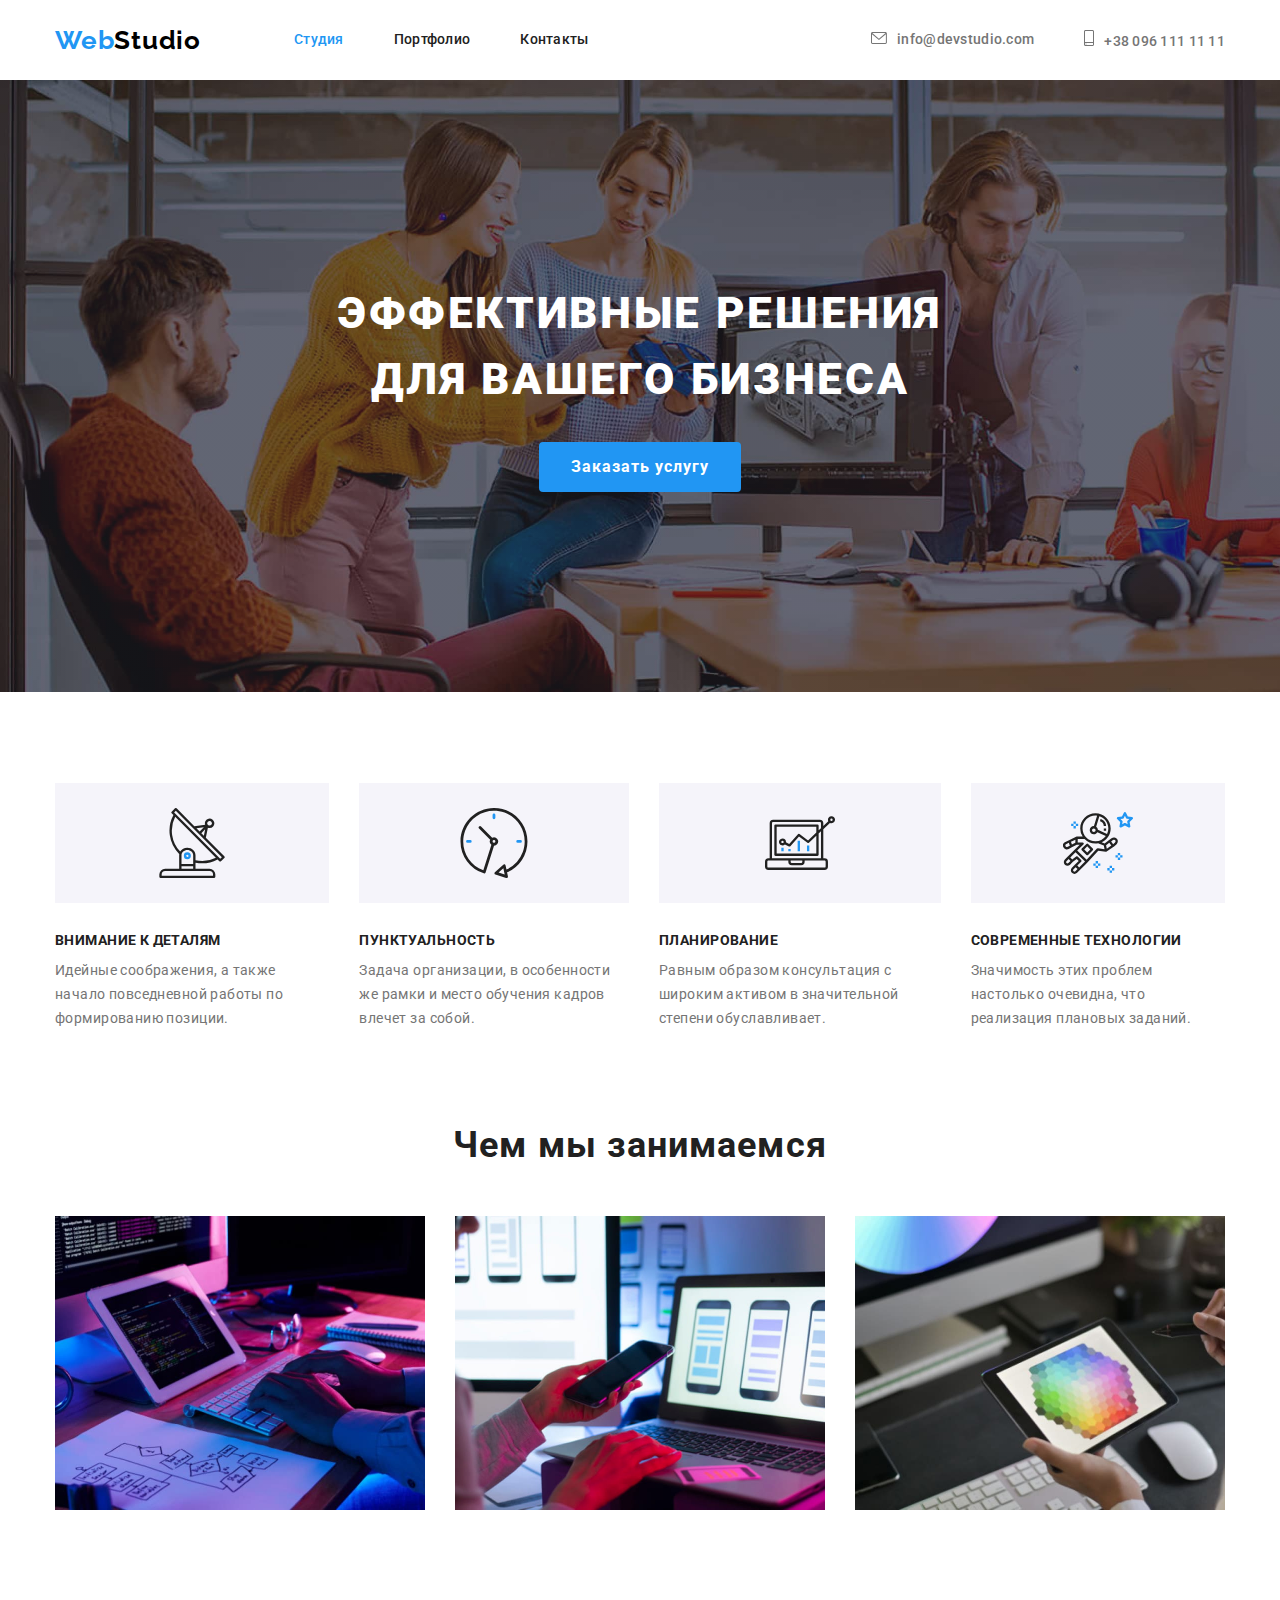
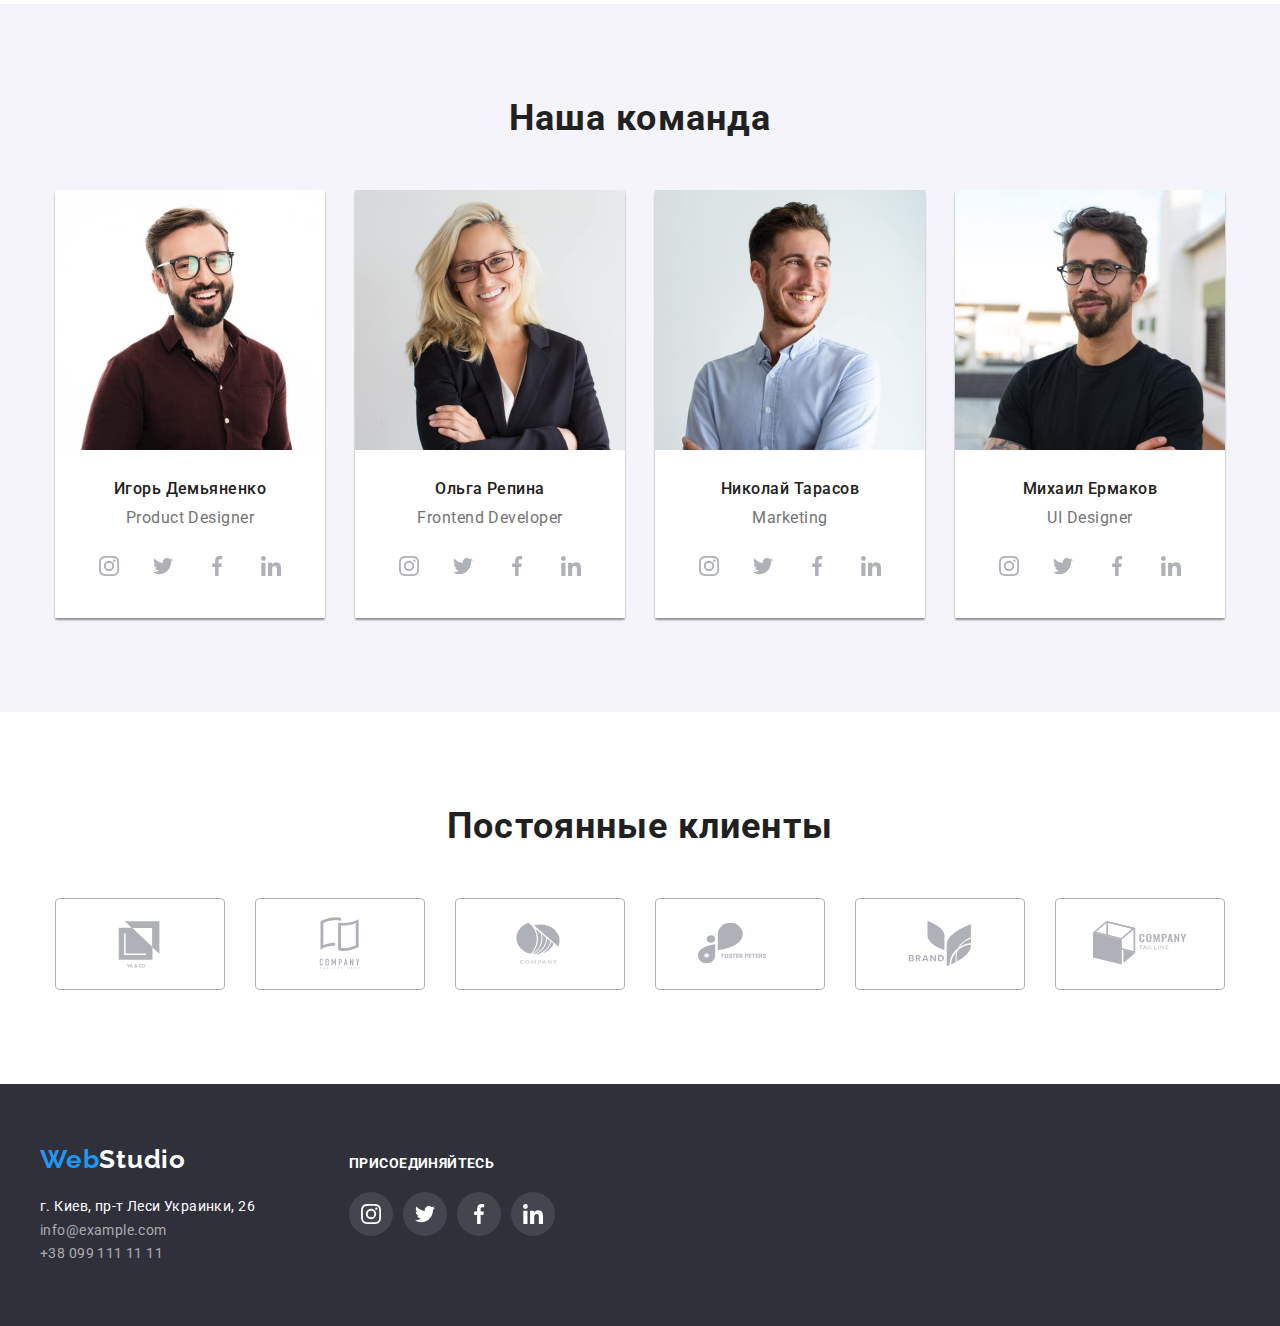
<file: index.html>
<!DOCTYPE html>
<html lang="ru">
  <head>
    <meta charset="UTF-8" />
    <meta http-equiv="X-UA-Compatible" content="IE=edge" />
    <meta name="viewport" content="width=device-width, initial-scale=1.0" />
    <title>WebStudio</title>
    <link
      rel="stylesheet"
      href="https://cdn.jsdelivr.net/npm/modern-normalize@1.1.0/modern-normalize.min.css"
    />
    <link rel="stylesheet" href="./css/styles.css" />
    <link rel="preconnect" href="https://fonts.googleapis.com" />
    <link rel="preconnect" href="https://fonts.gstatic.com" crossorigin />
    <link
      href="https://fonts.googleapis.com/css2?family=Raleway:wght@700&family=Roboto:wght@400;500;700;900&display=swap"
      rel="stylesheet"
    />
  </head>

  <body>
    <header class="page-header">
      <div class="container page-header-container">
        <nav class="navi">
          <a class="link logo-page" href="./index.html">
            Web<span class="logo-head">Studio</span>
          </a>
          <ul class="list menu-list">
            <li class="menu-item">
              <a class="link menu-link current" href="./index.html">Студия</a>
            </li>
            <li class="menu-item">
              <a class="link menu-link" href="./portfolio.html">Портфолио</a>
            </li>
            <li class="menu-item">
              <a class="link menu-link" href="">Контакты</a>
            </li>
          </ul>
        </nav>
        <ul class="list contacts-head-list">
          <li class="contacts-head-item">
            <a class="link contacts-head-link" href="mailto:info@devstudio.com">
              <svg class="contacts-head-icon" width="16" height="12">
                <use href="./images/icons.svg#envelope"></use></svg
              >info@devstudio.com</a
            >
          </li>
          <li class="contacts-head-item">
            <a class="link contacts-head-link" href="tel:+380961111111">
              <svg class="contacts-head-icon" width="10" height="16">
                <use href="./images/icons.svg#smartphone"></use></svg
              >+38 096 111 11 11</a
            >
          </li>
        </ul>
      </div>
    </header>
    <main>
      <section class="hero">
        <div class="container section-hero">
          <h1 class="hero-title">Эффективные решения для вашего бизнеса</h1>
          <div class="btn-container">
            <button class="btn" type="button">Заказать услугу</button>
          </div>
        </div>
      </section>
      <section class="benefits">
        <h2 class="visually-hidden">Преимущества</h2>
        <div class="container">
          <ul class="list benefits-list">
            <li class="benefits-item">
              <div class="benefits-icon">
                <svg class="benefits-svg-icon" width="70" height="70">
                  <use href="./images/icons.svg#antenna"></use>
                </svg>
              </div>
              <h3 class="benefits-title">Внимание к деталям</h3>
              <p class="benefits-text">
                Идейные соображения, а также начало повседневной работы по формированию позиции.
              </p>
            </li>
            <li class="benefits-item">
              <div class="benefits-icon">
                <svg class="benefits-svg-icon" width="70" height="70">
                  <use href="./images/icons.svg#clock"></use>
                </svg>
              </div>
              <h3 class="benefits-title">Пунктуальность</h3>
              <p class="benefits-text">
                Задача организации, в особенности же рамки и место обучения кадров влечет за собой.
              </p>
            </li>
            <li class="benefits-item">
              <div class="benefits-icon">
                <svg class="benefits-svg-icon" width="70" height="70">
                  <use href="./images/icons.svg#diagram"></use>
                </svg>
              </div>
              <h3 class="benefits-title">Планирование</h3>
              <p class="benefits-text">
                Равным образом консультация с широким активом в значительной степени обуславливает.
              </p>
            </li>
            <li class="benefits-item">
              <div class="benefits-icon">
                <svg class="benefits-svg-icon" width="70" height="70">
                  <use href="./images/icons.svg#astronaut"></use>
                </svg>
              </div>
              <h3 class="benefits-title">Современные технологии</h3>
              <p class="benefits-text">
                Значимость этих проблем настолько очевидна, что реализация плановых заданий.
              </p>
            </li>
          </ul>
        </div>
      </section>
      <section class="work">
        <div class="container">
          <h2 class="work-title">Чем мы занимаемся</h2>
          <ul class="list work-list">
            <li class="work-item">
              <img
                src="./images/keyboard.jpg"
                alt="Планшет и клавиатура"
                width="370"
                height="294"
              />
            </li>
            <li class="work-item">
              <img src="./images/laptop.jpg" alt="Ноутбук" width="370" height="294" />
            </li>
            <li class="work-item">
              <img src="./images/tablet.jpg" alt="Планшет" width="370" height="294" />
            </li>
          </ul>
        </div>
      </section>
      <section class="team">
        <div class="container">
          <h2 class="team-title">Наша команда</h2>
          <ul class="list team-list">
            <li class="team-item">
              <img
                src="./images/product-designer.jpg"
                alt="Product Designer"
                width="270"
                height="260"
              />
              <div class="team-text">
                <h3 class="team-name">Игорь Демьяненко</h3>
                <p class="team-job" lang="en">Product Designer</p>
                <ul class="social-list list">
                  <li class="social-list-item">
                    <a href="" class="social-list-link">
                      <svg class="social-list-icon" width="20" height="20">
                        <use href="./images/icons.svg#instagram"></use>
                      </svg>
                    </a>
                  </li>
                  <li class="social-list-item">
                    <a href="" class="social-list-link">
                      <svg class="social-list-icon" width="20" height="20">
                        <use href="./images/icons.svg#twitter"></use>
                      </svg>
                    </a>
                  </li>
                  <li class="social-list-item">
                    <a href="" class="social-list-link">
                      <svg class="social-list-icon" width="20" height="20">
                        <use href="./images/icons.svg#facebook"></use>
                      </svg>
                    </a>
                  </li>
                  <li class="social-list-item">
                    <a href="" class="social-list-link">
                      <svg class="social-list-icon" width="20" height="20">
                        <use href="./images/icons.svg#linkedin"></use>
                      </svg>
                    </a>
                  </li>
                </ul>
              </div>
            </li>
            <li class="team-item">
              <img
                src="./images/frontend-developer.jpg"
                alt="Frontend Developer"
                width="270"
                height="260"
              />
              <div class="team-text">
                <h3 class="team-name">Ольга Репина</h3>
                <p class="team-job" lang="en">Frontend Developer</p>
                <ul class="social-list list">
                  <li class="social-list-item">
                    <a href="" class="social-list-link">
                      <svg class="social-list-icon" width="20" height="20">
                        <use href="./images/icons.svg#instagram"></use>
                      </svg>
                    </a>
                  </li>
                  <li class="social-list-item">
                    <a href="" class="social-list-link">
                      <svg class="social-list-icon" width="20" height="20">
                        <use href="./images/icons.svg#twitter"></use>
                      </svg>
                    </a>
                  </li>
                  <li class="social-list-item">
                    <a href="" class="social-list-link">
                      <svg class="social-list-icon" width="20" height="20">
                        <use href="./images/icons.svg#facebook"></use>
                      </svg>
                    </a>
                  </li>
                  <li class="social-list-item">
                    <a href="" class="social-list-link">
                      <svg class="social-list-icon" width="20" height="20">
                        <use href="./images/icons.svg#linkedin"></use>
                      </svg>
                    </a>
                  </li>
                </ul>
              </div>
            </li>
            <li class="team-item">
              <img src="./images/marketing.jpg" alt="Marketing" width="270" height="260" />
              <div class="team-text">
                <h3 class="team-name">Николай Тарасов</h3>
                <p class="team-job" lang="en">Marketing</p>
                <ul class="social-list list">
                  <li class="social-list-item">
                    <a href="" class="social-list-link">
                      <svg class="social-list-icon" width="20" height="20">
                        <use href="./images/icons.svg#instagram"></use>
                      </svg>
                    </a>
                  </li>
                  <li class="social-list-item">
                    <a href="" class="social-list-link">
                      <svg class="social-list-icon" width="20" height="20">
                        <use href="./images/icons.svg#twitter"></use>
                      </svg>
                    </a>
                  </li>
                  <li class="social-list-item">
                    <a href="" class="social-list-link">
                      <svg class="social-list-icon" width="20" height="20">
                        <use href="./images/icons.svg#facebook"></use>
                      </svg>
                    </a>
                  </li>
                  <li class="social-list-item">
                    <a href="" class="social-list-link">
                      <svg class="social-list-icon" width="20" height="20">
                        <use href="./images/icons.svg#linkedin"></use>
                      </svg>
                    </a>
                  </li>
                </ul>
              </div>
            </li>

            <li class="team-item">
              <img src="./images/ui-designer.jpg" alt="UI Designer" width="270" height="260" />
              <div class="team-text">
                <h3 class="team-name">Михаил Ермаков</h3>
                <p class="team-job" lang="en">UI Designer</p>
                <ul class="social-list list">
                  <li class="social-list-item">
                    <a href="" class="social-list-link">
                      <svg class="social-list-icon" width="20" height="20">
                        <use href="./images/icons.svg#instagram"></use>
                      </svg>
                    </a>
                  </li>
                  <li class="social-list-item">
                    <a href="" class="social-list-link">
                      <svg class="social-list-icon" width="20" height="20">
                        <use href="./images/icons.svg#twitter"></use>
                      </svg>
                    </a>
                  </li>
                  <li class="social-list-item">
                    <a href="" class="social-list-link">
                      <svg class="social-list-icon" width="20" height="20">
                        <use href="./images/icons.svg#facebook"></use>
                      </svg>
                    </a>
                  </li>
                  <li class="social-list-item">
                    <a href="" class="social-list-link">
                      <svg class="social-list-icon" width="20" height="20">
                        <use href="./images/icons.svg#linkedin"></use>
                      </svg>
                    </a>
                  </li>
                </ul>
              </div>
            </li>
          </ul>
        </div>
      </section>
      <section class="clients-section">
        <div class="container">
          <h2 class="clients-title">Постоянные клиенты</h2>
          <ul class="list clients-list">
            <li class="clients-list-item">
              <a href="" class="clients-list-link">
                <svg class="clients-list-icon" width="106" height="60">
                  <use href="./images/icons.svg#yaco"></use>
                </svg>
              </a>
            </li>
            <li class="clients-list-item">
              <a href="" class="clients-list-link">
                <svg class="clients-list-icon" width="106" height="60">
                  <use href="./images/icons.svg#taghere"></use>
                </svg>
              </a>
            </li>
            <li class="clients-list-item">
              <a href="" class="clients-list-link">
                <svg class="clients-list-icon" width="106" height="60">
                  <use href="./images/icons.svg#company"></use>
                </svg>
              </a>
            </li>
            <li class="clients-list-item">
              <a href="" class="clients-list-link">
                <svg class="clients-list-icon" width="106" height="60">
                  <use href="./images/icons.svg#foster"></use>
                </svg>
              </a>
            </li>
            <li class="clients-list-item">
              <a href="" class="clients-list-link">
                <svg class="clients-list-icon" width="106" height="60">
                  <use href="./images/icons.svg#brand"></use>
                </svg>
              </a>
            </li>
            <li class="clients-list-item">
              <a href="" class="clients-list-link">
                <svg class="clients-list-icon" width="106" height="60">
                  <use href="./images/icons.svg#line"></use>
                </svg>
              </a>
            </li>
          </ul>
        </div>
      </section>
    </main>
    <footer class="footer">
      <div class="container footer-container">
        <div class="left-footer">
          <a class="link logo-page" href="./index.html">
            Web<span class="logo-footer">Studio</span></a
          >
          <address class="address">
            <ul class="list contacts-footer-list">
              <li class="contacts-footer-list">
                <a
                  class="link contacts-footer-link address-link"
                  href="https://goo.gl/maps/BBcXMJWomZJWkTd9A"
                  >г. Киев, пр-т Леси Украинки, 26</a
                >
              </li>
              <li class="contacts-footer-list">
                <a class="link contacts-footer-link" href="mailto:info@example.com"
                  >info@example.com</a
                >
              </li>
              <li class="contacts-footer-list">
                <a class="link contacts-footer-link" href="tel:+380991111111">+38 099 111 11 11</a>
              </li>
            </ul>
          </address>
        </div>
        <div class="right-footer">
          <h3 class="footer-social-title">Присоединяйтесь</h3>
          <ul class="footer-list list">
            <li class="footer-list-item">
              <a href="" class="footer-list-link">
                <svg class="footer-list-icon" width="20" height="20">
                  <use href="./images/icons.svg#instagram"></use>
                </svg>
              </a>
            </li>
            <li class="footer-list-item">
              <a href="" class="footer-list-link">
                <svg class="footer-list-icon" width="20" height="20">
                  <use href="./images/icons.svg#twitter"></use>
                </svg>
              </a>
            </li>
            <li class="footer-list-item">
              <a href="" class="footer-list-link">
                <svg class="footer-list-icon" width="20" height="20">
                  <use href="./images/icons.svg#facebook"></use>
                </svg>
              </a>
            </li>
            <li class="footer-list-item">
              <a href="" class="footer-list-link">
                <svg class="footer-list-icon" width="20" height="20">
                  <use href="./images/icons.svg#linkedin"></use>
                </svg>
              </a>
            </li>
          </ul>
        </div>
      </div>
    </footer>
  </body>
</html>
</file>
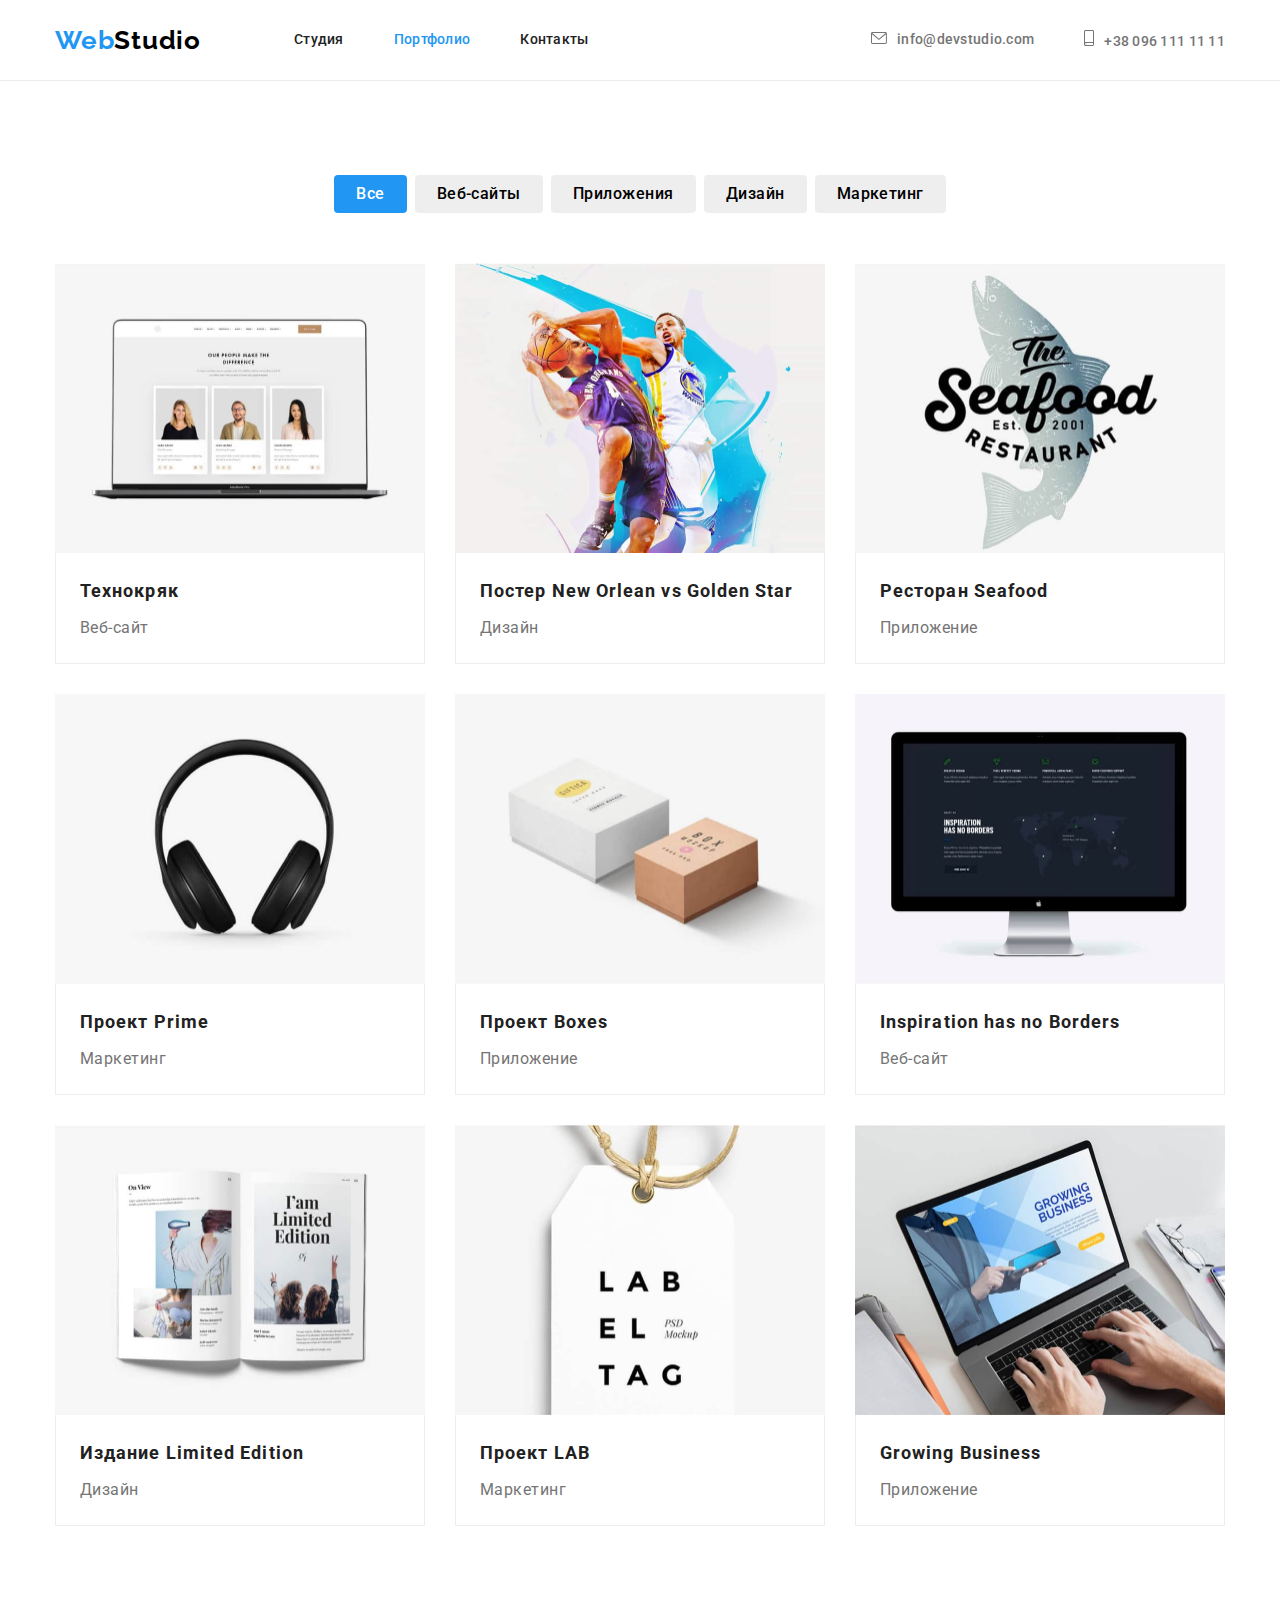
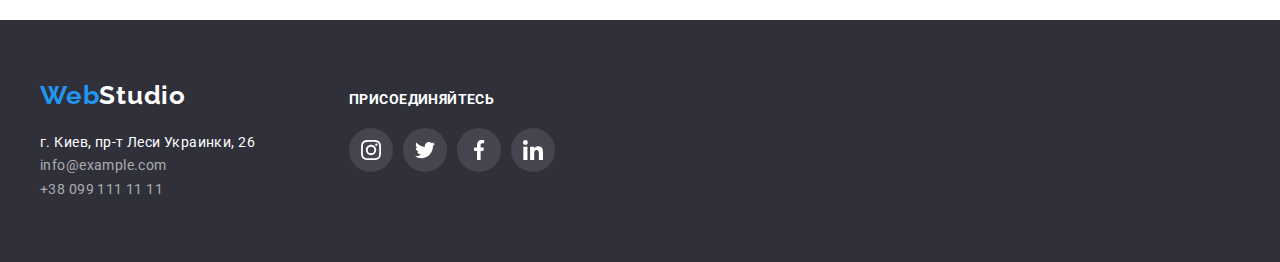
<file: portfolio.html>
<!DOCTYPE html>
<html lang="ru">
  <head>
    <meta charset="UTF-8" />
    <meta http-equiv="X-UA-Compatible" content="IE=edge" />
    <meta name="viewport" content="width=device-width, initial-scale=1.0" />
    <title>Portfolio</title>
    <link
      rel="stylesheet"
      href="https://cdn.jsdelivr.net/npm/modern-normalize@1.1.0/modern-normalize.min.css"
    />
    <link rel="stylesheet" href="./css/styles.css" />
    <link rel="preconnect" href="https://fonts.googleapis.com" />
    <link rel="preconnect" href="https://fonts.gstatic.com" crossorigin />
    <link
      href="https://fonts.googleapis.com/css2?family=Raleway:wght@700&family=Roboto:wght@400;500;700;900&display=swap"
      rel="stylesheet"
    />
  </head>

  <body>
    <header class="page-header header-border">
      <div class="container page-header-container">
        <nav class="navi">
          <a class="link logo-page" href="./index.html">
            Web<span class="logo-head">Studio</span>
          </a>
          <ul class="list menu-list">
            <li class="menu-item">
              <a class="link menu-link" href="./index.html">Студия</a>
            </li>
            <li class="menu-item">
              <a class="link menu-link current" href="./portfolio.html">Портфолио</a>
            </li>
            <li class="menu-item">
              <a class="link menu-link" href="">Контакты</a>
            </li>
          </ul>
        </nav>
        <ul class="list contacts-head-list">
          <li class="contacts-head-item">
            <a class="link contacts-head-link" href="mailto:info@devstudio.com">
              <svg class="contacts-head-icon" width="16" height="12">
                <use href="./images/icons.svg#envelope"></use></svg
              >info@devstudio.com</a
            >
          </li>
          <li class="contacts-head-item">
            <a class="link contacts-head-link" href="tel:+380961111111">
              <svg class="contacts-head-icon" width="10" height="16">
                <use href="./images/icons.svg#smartphone"></use></svg
              >+38 096 111 11 11</a
            >
          </li>
        </ul>
      </div>
    </header>
    <main>
      <section class="projects-btn">
        <h1 class="visually-hidden">Проекты</h1>
        <div class="container">
          <ul class="list project-btn-list">
            <li class="project-btn-item">
              <button class="projects-buttons current-btn" type="button">Все</button>
            </li>
            <li class="project-btn-item">
              <button class="projects-buttons" type="button">Веб-сайты</button>
            </li>
            <li class="project-btn-item">
              <button class="projects-buttons" type="button">Приложения</button>
            </li>
            <li class="project-btn-item">
              <button class="projects-buttons" type="button">Дизайн</button>
            </li>
            <li class="project-btn-item">
              <button class="projects-buttons" type="button">Маркетинг</button>
            </li>
          </ul>
          <ul class="list projects-list">
            <li class="projects-item">
              <img src="./images/technokrack.jpg" alt="Suite on laptop" width="370" height="290" />
              <div class="projects-text">
                <h2 class="projects-name">Технокряк</h2>
                <p class="projects-program">Веб-сайт</p>
              </div>
            </li>
            <li class="projects-item">
              <img
                src="./images/poster-basketball.jpg"
                alt="Poster Basketball"
                width="370"
                height="290"
              />
              <div class="projects-text">
                <h2 class="projects-name">Постер New Orlean vs Golden Star</h2>
                <p class="projects-program">Дизайн</p>
              </div>
            </li>
            <li class="projects-item">
              <img
                src="./images/restaurant-seafood.jpg"
                alt="Restaurant Seafood app"
                width="370"
                height="290"
              />
              <div class="projects-text">
                <h2 class="projects-name">Ресторан Seafood</h2>
                <p class="projects-program">Приложение</p>
              </div>
            </li>
            <li class="projects-item">
              <img src="./images/headphones.jpg" alt="Headphones" width="370" height="290" />
              <div class="projects-text">
                <h2 class="projects-name">Проект Prime</h2>
                <p class="projects-program">Маркетинг</p>
              </div>
            </li>
            <li class="projects-item">
              <img
                src="./images/project-boxes.jpg"
                alt="Project Boxes app"
                width="370"
                height="290"
              />
              <div class="projects-text">
                <h2 class="projects-name">Проект Boxes</h2>
                <p class="projects-program">Приложение</p>
              </div>
            </li>
            <li class="projects-item">
              <img
                src="./images/inspiration-has-no-borders.jpg"
                alt="Suite on computer"
                width="370"
                height="290"
              />
              <div class="projects-text">
                <h2 class="projects-name">Inspiration has no Borders</h2>
                <p class="projects-program">Веб-сайт</p>
              </div>
            </li>
            <li class="projects-item">
              <img
                src="./images/limited-edition.jpg"
                alt="Design magazine"
                width="370"
                height="290"
              />
              <div class="projects-text">
                <h2 class="projects-name">Издание Limited Edition</h2>
                <p class="projects-program">Дизайн</p>
              </div>
            </li>
            <li class="projects-item">
              <img src="./images/project-lab.jpg" alt="Project-Lab" width="370" height="290" />
              <div class="projects-text">
                <h2 class="projects-name">Проект LAB</h2>
                <p class="projects-program">Маркетинг</p>
              </div>
            </li>
            <li class="projects-item">
              <img
                src="./images/growing-business.jpg"
                alt="Business app on laptop"
                width="370"
                height="290"
              />
              <div class="projects-text">
                <h2 class="projects-name">Growing Business</h2>
                <p class="projects-program">Приложение</p>
              </div>
            </li>
          </ul>
        </div>
      </section>
    </main>
    <footer class="footer">
      <div class="container footer-container">
        <div class="left-footer">
          <a class="link logo-page" href="./index.html">
            Web<span class="logo-footer">Studio</span></a
          >
          <address class="address">
            <ul class="list contacts-footer-list">
              <li class="contacts-footer-list">
                <a
                  class="link contacts-footer-link address-link"
                  href="https://goo.gl/maps/BBcXMJWomZJWkTd9A"
                  >г. Киев, пр-т Леси Украинки, 26</a
                >
              </li>
              <li class="contacts-footer-list">
                <a class="link contacts-footer-link" href="mailto:info@example.com"
                  >info@example.com</a
                >
              </li>
              <li class="contacts-footer-list">
                <a class="link contacts-footer-link" href="tel:+380991111111">+38 099 111 11 11</a>
              </li>
            </ul>
          </address>
        </div>
        <div class="right-footer">
          <h3 class="footer-social-title">Присоединяйтесь</h3>
          <ul class="footer-list list">
            <li class="footer-list-item">
              <a href="" class="footer-list-link">
                <svg class="footer-list-icon" width="20" height="20">
                  <use href="./images/icons.svg#instagram"></use>
                </svg>
              </a>
            </li>
            <li class="footer-list-item">
              <a href="" class="footer-list-link">
                <svg class="footer-list-icon" width="20" height="20">
                  <use href="./images/icons.svg#twitter"></use>
                </svg>
              </a>
            </li>
            <li class="footer-list-item">
              <a href="" class="footer-list-link">
                <svg class="footer-list-icon" width="20" height="20">
                  <use href="./images/icons.svg#facebook"></use>
                </svg>
              </a>
            </li>
            <li class="footer-list-item">
              <a href="" class="footer-list-link">
                <svg class="footer-list-icon" width="20" height="20">
                  <use href="./images/icons.svg#linkedin"></use>
                </svg>
              </a>
            </li>
          </ul>
        </div>
      </div>
    </footer>
  </body>
</html>
</file>
<file: css/styles.css>
:root{
    --accent-hover-color:#2196F3 ;
    --secondary-p-color:#757575;
    --color-icons:#AFB1B8;
}
 h1,h2,h3,h4,h5,p{
    margin-top: 0;
    margin-bottom: 0;
 }
 ul,ol{
    margin-top: 0;
    margin-bottom: 0;
    padding-left: 0;
 }
 img{
    display: block;
 }
 button{
    cursor: pointer;
 }
body{
    font-family: 'Roboto' , sans-serif;
    font-size: 14px;
    color: #212121;
}
.list{
    list-style: none;
}
.link{
    text-decoration: none;
}
.container{
    width: 1200px;
    margin-left: auto;
    margin-right: auto;
    padding-left: 15px;
    padding-right: 15px;
}
.page-header-container{
    display: flex;
    align-items: center;
    justify-content: space-between;
}
.navi{
    display: flex;
    align-items: center;
}
.menu-list{
    display: flex;
    align-items: center;
}
.menu-item:not(:last-child){
    margin-right: 50px;
}
.contacts-head-item:not(:last-child){
    margin-right: 50px;
}
.contacts-head-list{
    display: flex;
    align-items: center;
}
.benefits{
    padding-top: 91px;
    padding-bottom: 94px;
}
.benefits-list{
   display: flex;   
}
.benefits-item:not(:last-child){
    margin-right: 30px;
}
.work-list{
    margin-top: 50px;
    display: flex;
}
.work-item:not(:last-child){
    margin-right: 30px;
}
.work{ 
    padding-bottom: 94px ;
}
.team-list{
    display: flex;
    margin-top: 50px;
}
.team-item{
    box-shadow: 0px 2px 2px rgba(75, 75, 75, 0.6) ;
    border-radius: 2px;
}    
.team-item:not(:nth-child(4n)){
    margin-right: 30px;
}
.logo-page{
    font-family: 'Raleway', sans-serif;
    font-weight: 700;
    font-size: 26px;
    line-height: 1.19;
    letter-spacing: 0.03em;
    color: var(--accent-hover-color);
    margin-right: 93px;
}
.logo-head{
    color:#000000;
}
.logo-footer{
    color:  #FFFFFF; 
}
.menu-link{
    color: #212121 ;
    font-style: normal;
    padding: 30px 0;
    display: block;
    font-weight: 500;
    line-height: 1.14;
    letter-spacing: 0.02em;

}
.menu-link:hover,
.menu-link:focus{
    color: var(--accent-hover-color);
}
.contacts-head-link{
    padding: 30px 0;
    display: block;
    font-weight: 500;
    line-height: 1.14;
    letter-spacing: 0.02em;
    color: var(--secondary-p-color);
}
.contacts-head-link:hover,
.contacts-head-link:focus{
    color: var(--accent-hover-color);
}
.contacts-footer-link{
    font-style: normal;
    font-weight: 400;
    line-height: 1.71;
    letter-spacing: 0.03em;
    color: rgba(255, 255, 255, 0.6); 
}
.address-link{
    color: #FFFFFF; 
}
.footer{
    background-color:  #2F303A;
    max-width: 1600px;
    margin: 0 auto;
}
.hero{
    background-color: #2F303A;
    background-image: linear-gradient(rgba(47, 48, 58, 0.4),rgba(47, 48, 58, 0.4)), url(../images/hero.jpg);
    background-size: cover;
    max-width: 1600px;
    margin: 0 auto;
    padding-top: 200px;
    padding-bottom: 200px;
}
.hero-title{
font-weight: 900;
font-size: 44px;
line-height: 1.5;
letter-spacing: 0.06em;
text-transform: uppercase;

color: #FFFFFF;
margin-left: 252px;
margin-right: 252px;
margin-top: 0;
margin-bottom: 0;
text-align: center;
}
.btn{
font-weight: 700;
font-size: 16px;
line-height: 1.87;
letter-spacing: 0.06em;
background-color: var(--accent-hover-color);
color: #FFFFFF;
border: none;
border-radius: 4px;
padding-top:10px ;
padding-bottom:10px ;
padding-left: 32px;
padding-right: 32px;
}
.btn-container{
    display: block;
    margin-top: 30px;
    text-align: center;
}
.btn:hover,
.btn:focus{
    background-color: #188CE8;
}
.visually-hidden{
    position: absolute;
    width: 1px;
    height: 1px;
    padding: 0;
    margin: -1px;
    overflow: hidden;
    clip: rect(0, 0, 0, 0);
    white-space: nowrap;
    border: 0;
}
.benefits-title{
font-weight: 700;
font-size: 14px; 
line-height: 1.14;
letter-spacing: 0.03em;
text-transform: uppercase;
margin-top: 30px;
}
.benefits-text{
font-style: normal;
font-weight: 400;
line-height: 1.71;
letter-spacing: 0.03em;
color: var(--secondary-p-color);
margin-top: 10px;
}
.work-title{
font-weight: 700;
font-size: 36px;
line-height: 1.16;
letter-spacing: 0.03em;
text-align: center;
}
.team-title{
font-weight: 700;
font-size: 36px;
line-height: 1.16;
letter-spacing: 0.03em;
text-align: center;
}
.team-name{
font-weight: 500;
font-size: 16px;
line-height: 1.18;
letter-spacing: 0.03em;
text-align: center;
}
.team-job{
font-weight: 400;
font-size: 16px;
line-height: 1.18;
letter-spacing: 0.03em;
color: var(--secondary-p-color);
margin-top: 10px;
text-align: center;

}
/* Портфолио */
.projects-buttons{
font-weight: 500;
font-size: 16px;
line-height: 1.62;
letter-spacing: 0.03em;
background-color: #EEEEEE;
cursor: pointer;
border: none;
border-radius: 4px;
padding-top: 6px;
padding-right: 22px;
padding-left: 22px;
padding-bottom: 6px;
}
.projects-buttons:hover,
.projects-buttons:focus{
    background-color: var(--accent-hover-color);
    color: #FFFFFF;
    box-shadow: 0px 4px 4px 0px #00000040;
}
.projects-name{
font-weight: 700;
font-size: 18px;
line-height: 2;
letter-spacing: 0.06em;
}
.projects-program{
font-weight: 400;
font-size: 16px;
line-height: 1.87;
letter-spacing: 0.03em;
color: var(--secondary-p-color);
margin-top: 4px;
}
.current{
    color: var(--accent-hover-color);
}
.current-btn{
    background-color: var(--accent-hover-color);
    color: #FFFFFF;
}
.header-border{
    border-bottom: 1px solid #ECECEC;
    max-width: 1600px;
    margin: 0 auto;
}
.team{
    background-color: #F5F4FA;
    max-width: 1600px;
    margin: 0 auto;
    padding: 94px 0;
}
.team-text{
    padding: 30px;
    background-color: #FFFFFF; 
}
.footer-container{
    display: flex;
    padding: 60px 0;
}
.address{
    margin-top: 20px;
}
.projects-btn{
    padding: 94px 0;
}
.project-btn-list{
    display: flex;
    margin-bottom: 50px;
    justify-content: center;
}
.project-btn-item:not(:last-child){
    margin-right: 8px;
}
.projects-list{
    display: flex;
    flex-wrap: wrap;
    gap: 30px;
}
.projects-text{
padding: 20px 24px;
border: 1px solid #EEEEEE;
border-top: none;
}
.social-list-link{
    fill: var(--color-icons);
    display: flex;
    justify-content: center;
    align-items: center;
    width: 44px;
    height: 44px;
    border-radius: 50%;
    background-color: #FFFFFF;
}
.social-list-link:hover,
.social-list-link:focus{
    background-color: var(--accent-hover-color);
    fill: #FFFFFF;
}
.social-list{
    display: flex;
    justify-content: center;
    gap: 10px;
    margin-top: 16px;
}
.clients-title {
    font-weight: 700;
    font-size: 36px;
    line-height: 1.16;
    letter-spacing: 0.03em;
    text-align: center;
}
.clients-list-link{
    fill: var(--color-icons);
    display: flex;
    justify-content: center;
    align-items: center;
    width: 170px;
    height: 92px;
    border: 1px solid var(--color-icons);
    border-radius: 4px;
}
.clients-list{
    display: flex;
    justify-content: center;
    gap: 30px;
    margin-top: 50px;
}
.clients-section{
    padding: 94px 0;
}
.clients-list-link:hover,
.clients-list-link:focus{
    fill: var(--accent-hover-color);
    border-color: var(--accent-hover-color);
}
.benefits-icon{
     display: flex;
    justify-content: center;
    align-items: center;
    height: 120px;
    background-color: #F5F4FA;
}
.contacts-head-icon{
    fill: currentColor;
    margin-right: 10px;
}
.contacts-head-icon:focus,
.contacts-head-icon:hover{
    fill: currentColor;
}
.footer-social-title{
    color: #FFFFFF;
    font-weight: 700;
        font-size: 14px;
        line-height: 1.14;
        letter-spacing: 0.03em;
        text-transform: uppercase;
}
.footer-list{
    display: flex;
    justify-content: left;
    gap: 10px;
    margin-top: 20px;
}
.footer-list-link {
    fill: #FFFFFF;
    display: flex;
    justify-content: center;
    align-items: center;
    width: 44px;
    height: 44px;
    border-radius: 50%;
background: rgba(255, 255, 255, 0.1);
}

.footer-list-link:hover,
.footer-list-link:focus {
    background-color: var(--accent-hover-color);
}
.right-footer{
    margin-left: 70px;
    margin-top: 12px;
}
.projects-item:hover,
.projects-item:focus{
    box-shadow: 0px 4px 4px 0px #00000040;
}
.projects-item{
    cursor: pointer;
}
</file>
